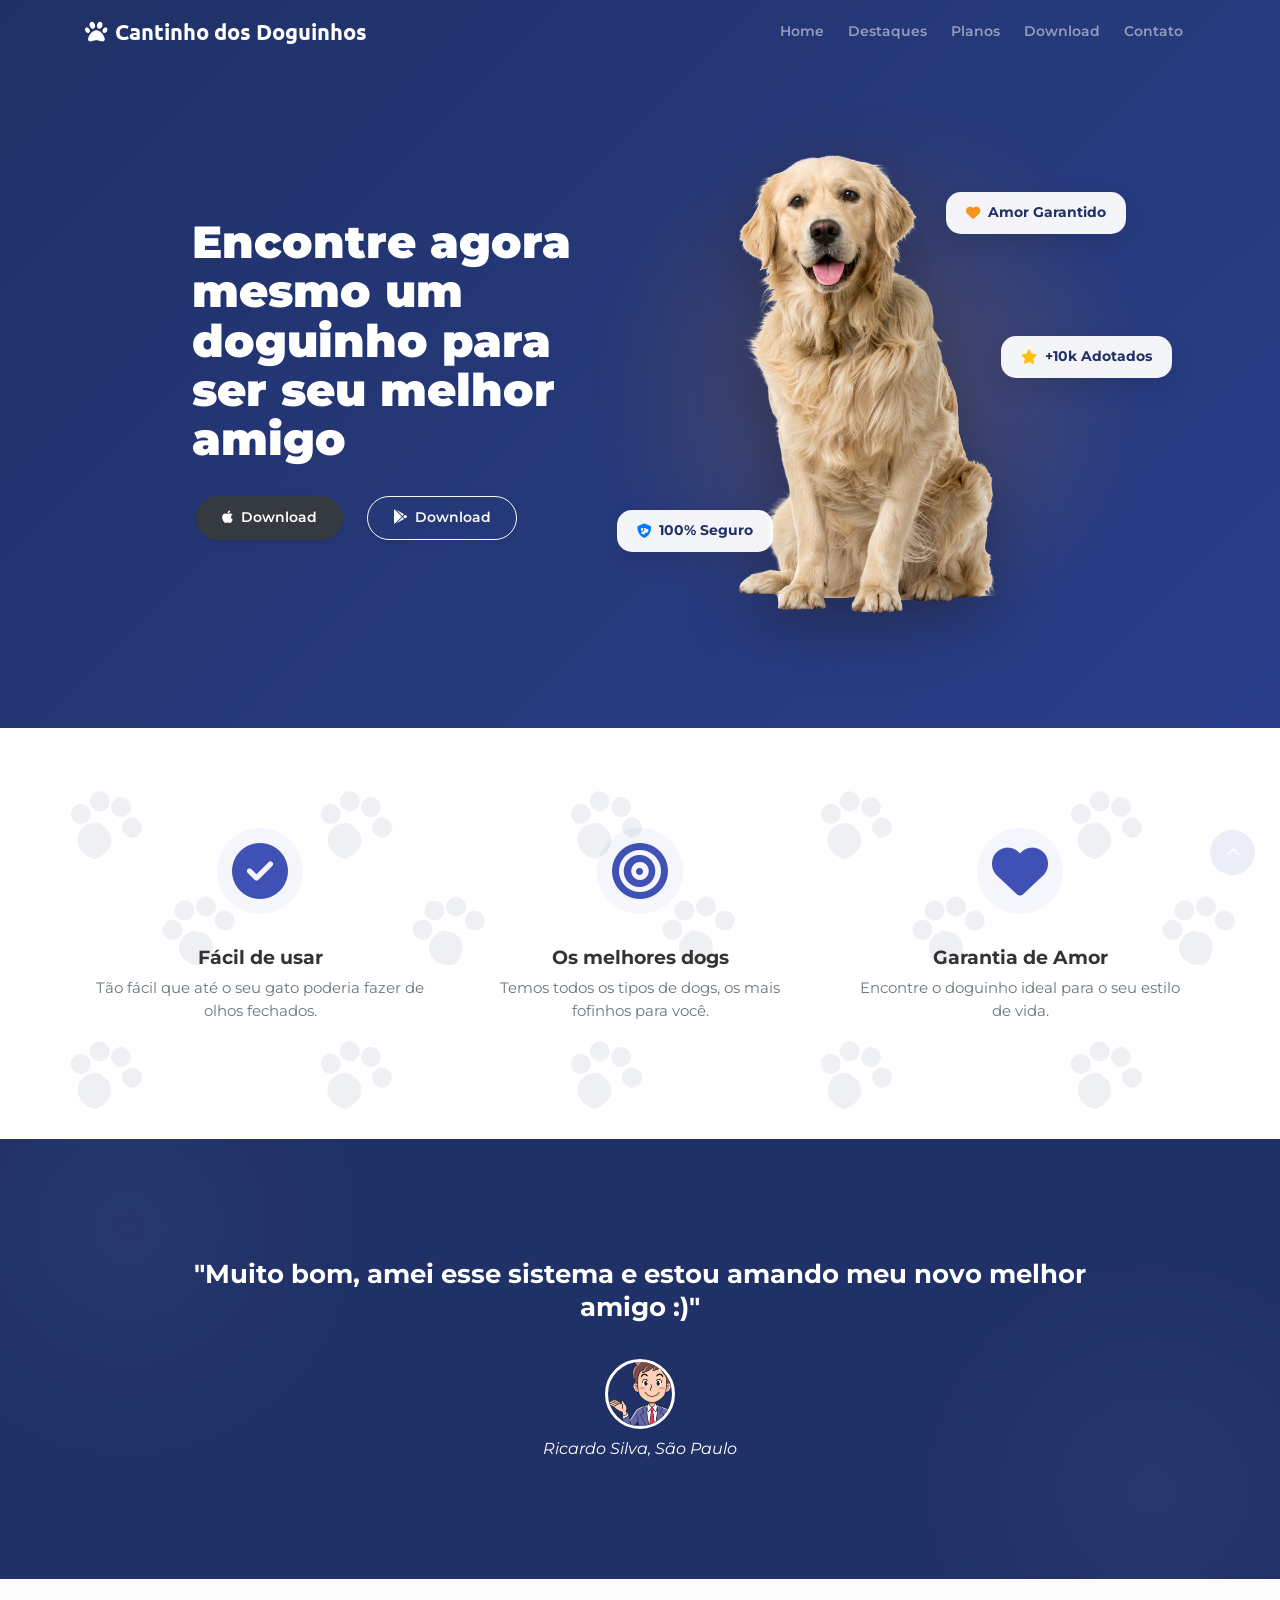
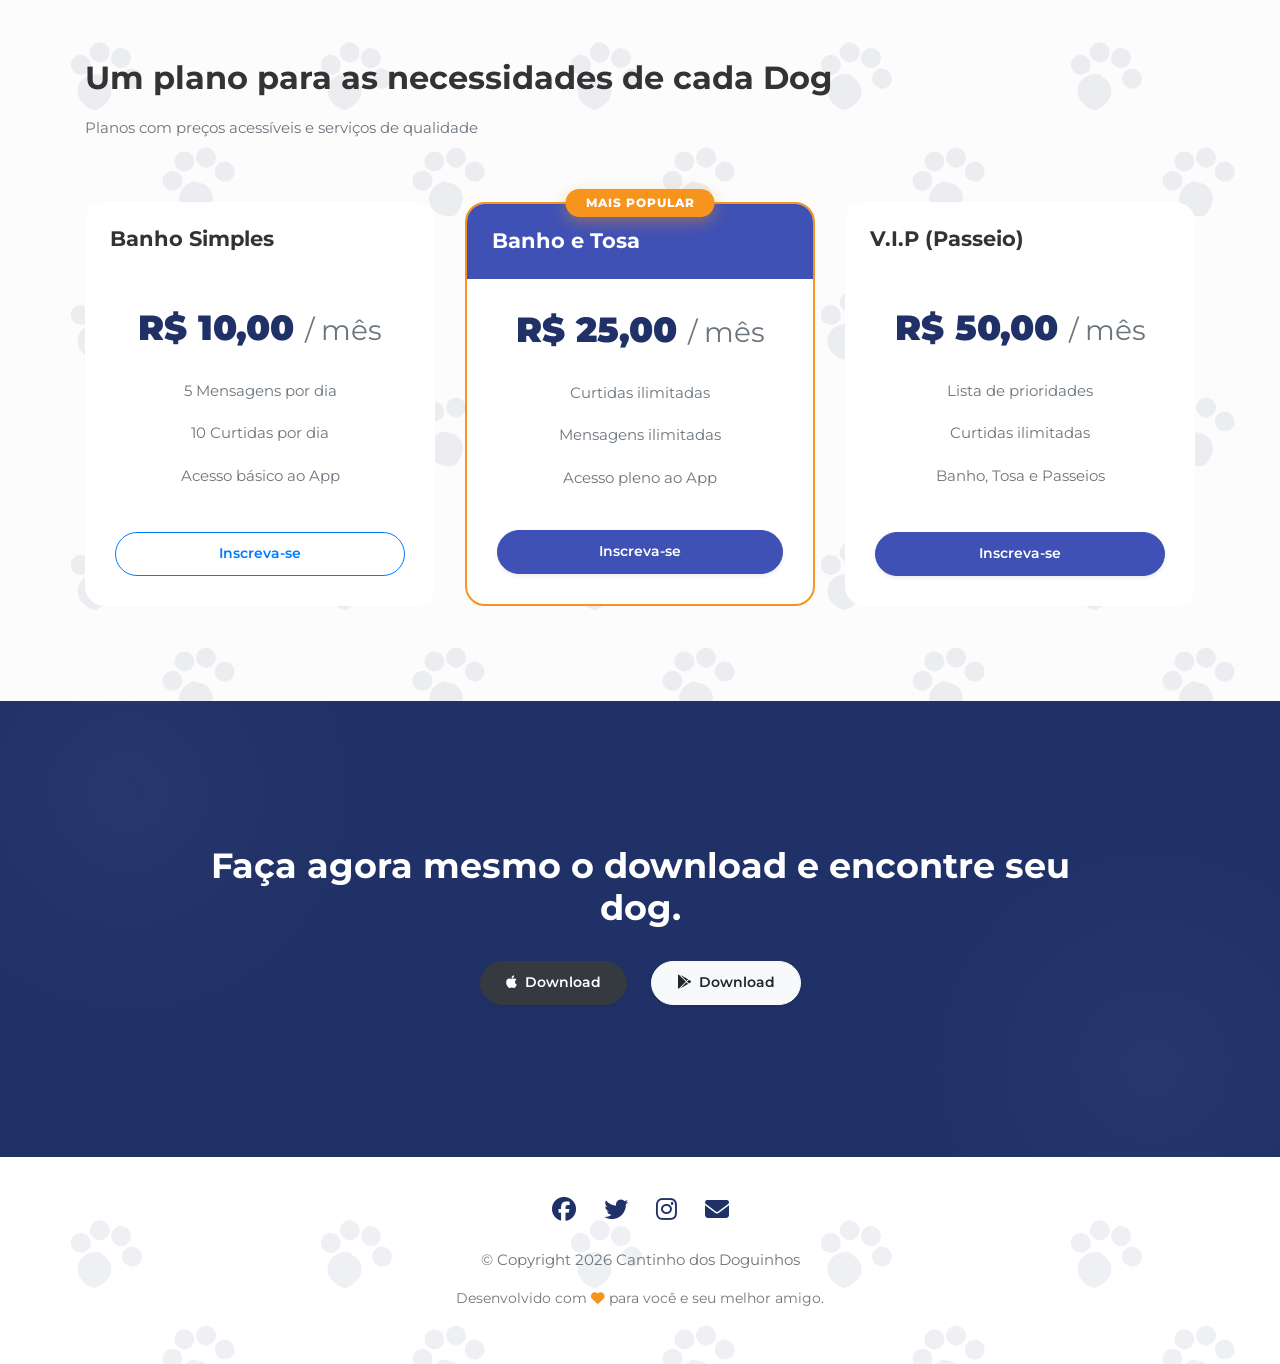
<file: index.html>
<!doctype html>
<html lang="pt-br">

<head>
   <!-- Google fonts -->
   <link rel="preconnect" href="https://fonts.googleapis.com">
   <link rel="preconnect" href="https://fonts.gstatic.com" crossorigin>
   <link
      href="https://fonts.googleapis.com/css2?family=Montserrat:wght@300;400;700;900&family=Ubuntu:wght@300;400;700&display=swap"
      rel="stylesheet">

   <!-- Font Awesome -->
   <link rel="stylesheet" href="https://cdnjs.cloudflare.com/ajax/libs/font-awesome/6.4.0/css/all.min.css" />

   <meta charset="utf-8" />
   <meta name="viewport" content="width=device-width, initial-scale=1, shrink-to-fit=no">

   <!-- Bootstrap CSS -->
   <link rel="stylesheet" href="https://cdn.jsdelivr.net/npm/bootstrap@4.5.3/dist/css/bootstrap.min.css"
      integrity="sha384-TX8t27EcRE3e/ihU7zmQxVncDAy5uIKz4rEkgIXeMed4M0jlfIDPvg6uqKI2xXr2" crossorigin="anonymous" />

   <!-- Animate On Scroll (AOS) -->
   <link href="https://unpkg.com/aos@2.3.1/dist/aos.css" rel="stylesheet">

   <!-- Custom Style -->
   <link rel="stylesheet" href="Css/style.css">

   <!-- Favicon -->
   <link rel="shortcut icon" href="./Css/favicon (6).ico" />

   <title>Cantinho dos Doguinhos | Encontre seu melhor amigo</title>
</head>

<body>
   <!-- Scroll Progress Bar -->
   <div id="scroll-progress"></div>

   <header id="title">
      <div class="container-fluid">
         <!-- Navbar -->
         <nav class="navbar navbar-expand-lg navbar-dark fixed-top" id="main-nav">
            <div class="container">
               <a class="navbar-brand" href="#">
                  <i class="fa-solid fa-paw mr-2"></i>Cantinho dos Doguinhos
               </a>
               <button class="navbar-toggler" type="button" data-toggle="collapse" data-target="#navbarTogglerDemo01"
                  aria-controls="navbarTogglerDemo01" aria-expanded="false" aria-label="Toggle navigation">
                  <span class="navbar-toggler-icon"></span>
               </button>

               <div class="collapse navbar-collapse" id="navbarTogglerDemo01">
                  <ul class="navbar-nav ml-auto">
                     <li class="nav-item">
                        <a class="nav-link" href="#title">Home</a>
                     </li>
                     <li class="nav-item">
                        <a class="nav-link" href="#Features">Destaques</a>
                     </li>
                     <li class="nav-item">
                        <a class="nav-link" href="#Pricing">Planos</a>
                     </li>
                     <li class="nav-item">
                        <a class="nav-link" href="#Cta">Download</a>
                     </li>
                     <li class="nav-item">
                        <a class="nav-link" href="contato.html">Contato</a>
                     </li>
                  </ul>
               </div>
            </div>
         </nav>
         <!-- End Navbar -->

         <!-- Title Section -->
         <div class="row hero-section align-items-center">
            <!-- Background Paw Trail -->
            <div class="paw-trail">
               <svg class="paw-print-trail p1" viewBox="0 0 100 100">
                  <path fill="currentColor"
                     d="M50 85c-12 0-22-8-22-18 0-8 6-15 14-17 2-1 5-1 7 1 8 2 13 8 13 16s-10 18-12 18z" />
                  <circle fill="currentColor" cx="25" cy="45" r="10" />
                  <circle fill="currentColor" cx="40" cy="28" r="10" />
                  <circle fill="currentColor" cx="62" cy="28" r="10" />
                  <circle fill="currentColor" cx="78" cy="45" r="10" />
               </svg>
               <svg class="paw-print-trail p2" viewBox="0 0 100 100">
                  <path fill="currentColor"
                     d="M50 85c-12 0-22-8-22-18 0-8 6-15 14-17 2-1 5-1 7 1 8 2 13 8 13 16s-10 18-12 18z" />
                  <circle fill="currentColor" cx="25" cy="45" r="10" />
                  <circle fill="currentColor" cx="40" cy="28" r="10" />
                  <circle fill="currentColor" cx="62" cy="28" r="10" />
                  <circle fill="currentColor" cx="78" cy="45" r="10" />
               </svg>
               <svg class="paw-print-trail p3" viewBox="0 0 100 100">
                  <path fill="currentColor"
                     d="M50 85c-12 0-22-8-22-18 0-8 6-15 14-17 2-1 5-1 7 1 8 2 13 8 13 16s-10 18-12 18z" />
                  <circle fill="currentColor" cx="25" cy="45" r="10" />
                  <circle fill="currentColor" cx="40" cy="28" r="10" />
                  <circle fill="currentColor" cx="62" cy="28" r="10" />
                  <circle fill="currentColor" cx="78" cy="45" r="10" />
               </svg>
               <svg class="paw-print-trail p4" viewBox="0 0 100 100">
                  <path fill="currentColor"
                     d="M50 85c-12 0-22-8-22-18 0-8 6-15 14-17 2-1 5-1 7 1 8 2 13 8 13 16s-10 18-12 18z" />
                  <circle fill="currentColor" cx="25" cy="45" r="10" />
                  <circle fill="currentColor" cx="40" cy="28" r="10" />
                  <circle fill="currentColor" cx="62" cy="28" r="10" />
                  <circle fill="currentColor" cx="78" cy="45" r="10" />
               </svg>
               <svg class="paw-print-trail p5" viewBox="0 0 100 100">
                  <path fill="currentColor"
                     d="M50 85c-12 0-22-8-22-18 0-8 6-15 14-17 2-1 5-1 7 1 8 2 13 8 13 16s-10 18-12 18z" />
                  <circle fill="currentColor" cx="25" cy="45" r="10" />
                  <circle fill="currentColor" cx="40" cy="28" r="10" />
                  <circle fill="currentColor" cx="62" cy="28" r="10" />
                  <circle fill="currentColor" cx="78" cy="45" r="10" />
               </svg>
               <svg class="paw-print-trail p6" viewBox="0 0 100 100">
                  <path fill="currentColor"
                     d="M50 85c-12 0-22-8-22-18 0-8 6-15 14-17 2-1 5-1 7 1 8 2 13 8 13 16s-10 18-12 18z" />
                  <circle fill="currentColor" cx="25" cy="45" r="10" />
                  <circle fill="currentColor" cx="40" cy="28" r="10" />
                  <circle fill="currentColor" cx="62" cy="28" r="10" />
                  <circle fill="currentColor" cx="78" cy="45" r="10" />
               </svg>
               <svg class="paw-print-trail p7" viewBox="0 0 100 100">
                  <path fill="currentColor"
                     d="M50 85c-12 0-22-8-22-18 0-8 6-15 14-17 2-1 5-1 7 1 8 2 13 8 13 16s-10 18-12 18z" />
                  <circle fill="currentColor" cx="25" cy="45" r="10" />
                  <circle fill="currentColor" cx="40" cy="28" r="10" />
                  <circle fill="currentColor" cx="62" cy="28" r="10" />
                  <circle fill="currentColor" cx="78" cy="45" r="10" />
               </svg>
               <svg class="paw-print-trail p8" viewBox="0 0 100 100">
                  <path fill="currentColor"
                     d="M50 85c-12 0-22-8-22-18 0-8 6-15 14-17 2-1 5-1 7 1 8 2 13 8 13 16s-10 18-12 18z" />
                  <circle fill="currentColor" cx="25" cy="45" r="10" />
                  <circle fill="currentColor" cx="40" cy="28" r="10" />
                  <circle fill="currentColor" cx="62" cy="28" r="10" />
                  <circle fill="currentColor" cx="78" cy="45" r="10" />
               </svg>
               <svg class="paw-print-trail p9" viewBox="0 0 100 100">
                  <path fill="currentColor"
                     d="M50 85c-12 0-22-8-22-18 0-8 6-15 14-17 2-1 5-1 7 1 8 2 13 8 13 16s-10 18-12 18z" />
                  <circle fill="currentColor" cx="25" cy="45" r="10" />
                  <circle fill="currentColor" cx="40" cy="28" r="10" />
                  <circle fill="currentColor" cx="62" cy="28" r="10" />
                  <circle fill="currentColor" cx="78" cy="45" r="10" />
               </svg>
               <svg class="paw-print-trail p10" viewBox="0 0 100 100">
                  <path fill="currentColor"
                     d="M50 85c-12 0-22-8-22-18 0-8 6-15 14-17 2-1 5-1 7 1 8 2 13 8 13 16s-10 18-12 18z" />
                  <circle fill="currentColor" cx="25" cy="45" r="10" />
                  <circle fill="currentColor" cx="40" cy="28" r="10" />
                  <circle fill="currentColor" cx="62" cy="28" r="10" />
                  <circle fill="currentColor" cx="78" cy="45" r="10" />
               </svg>
               <svg class="paw-print-trail p11" viewBox="0 0 100 100">
                  <path fill="currentColor"
                     d="M50 85c-12 0-22-8-22-18 0-8 6-15 14-17 2-1 5-1 7 1 8 2 13 8 13 16s-10 18-12 18z" />
                  <circle fill="currentColor" cx="25" cy="45" r="10" />
                  <circle fill="currentColor" cx="40" cy="28" r="10" />
                  <circle fill="currentColor" cx="62" cy="28" r="10" />
                  <circle fill="currentColor" cx="78" cy="45" r="10" />
               </svg>
               <svg class="paw-print-trail p12" viewBox="0 0 100 100">
                  <path fill="currentColor"
                     d="M50 85c-12 0-22-8-22-18 0-8 6-15 14-17 2-1 5-1 7 1 8 2 13 8 13 16s-10 18-12 18z" />
                  <circle fill="currentColor" cx="25" cy="45" r="10" />
                  <circle fill="currentColor" cx="40" cy="28" r="10" />
                  <circle fill="currentColor" cx="62" cy="28" r="10" />
                  <circle fill="currentColor" cx="78" cy="45" r="10" />
               </svg>
            </div>

            <div class="col-lg-6" data-aos="fade-right">
               <h1>Encontre agora mesmo um doguinho para ser seu melhor amigo</h1>
               <div class="hero-btns mt-4">
                  <a href="https://www.apple.com/app-store/" target="_blank"
                     class="Download-button btn btn-dark btn-lg shadow-sm">
                     <i class="fa-brands fa-apple mr-2"></i>Download
                  </a>
                  <a href="https://play.google.com/store/games" target="_blank"
                     class="Download-button btn btn-outline-light btn-lg shadow-sm ml-sm-3">
                     <i class="fa-brands fa-google-play mr-2"></i>Download
                  </a>
               </div>
            </div>
            <div class="col-lg-6 hero-img-container" data-aos="fade-left">
               <img class="title-img img-fluid" src="./img/pngwing.com (16).png" alt="Golden Retriever" />
               <div class="floating-badge badge-1"><i class="fa-solid fa-heart text-danger mr-2"></i>Amor Garantido
               </div>
               <div class="floating-badge badge-2"><i class="fa-solid fa-shield-dog text-primary mr-2"></i>100% Seguro
               </div>
               <div class="floating-badge badge-3"><i class="fa-solid fa-star text-warning mr-2"></i>+10k Adotados</div>
            </div>
         </div>
         <!-- End Title -->
      </div>
   </header>

   <!-- Features Section -->
   <section id="Features" class="white-section">
      <div class="container">
         <div class="row">
            <div class="feature-box col-lg-4" data-aos="zoom-in" data-aos-delay="100">
               <i class="icon fa-solid fa-circle-check fa-4x mb-3"></i>
               <h3 class="feature-title">Fácil de usar</h3>
               <p>Tão fácil que até o seu gato poderia fazer de olhos fechados.</p>
            </div>

            <div class="feature-box col-lg-4" data-aos="zoom-in" data-aos-delay="200">
               <i class="icon fa-solid fa-bullseye fa-4x mb-3"></i>
               <h3 class="feature-title">Os melhores dogs</h3>
               <p>Temos todos os tipos de dogs, os mais fofinhos para você.</p>
            </div>

            <div class="feature-box col-lg-4" data-aos="zoom-in" data-aos-delay="300">
               <i class="icon fa-solid fa-heart fa-4x mb-3"></i>
               <h3 class="feature-title">Garantia de Amor</h3>
               <p>Encontre o doguinho ideal para o seu estilo de vida.</p>
            </div>
         </div>
      </div>
   </section>
   <!-- End Features -->

   <!-- Testimonials Section -->
   <section id="Testimonials" class="colored-section">
      <div id="testimonial-carousel" class="carousel slide" data-ride="carousel" data-interval="5000">
         <div class="carousel-inner">
            <div class="carousel-item active container-fluid">
               <h2 class="testimonial-text">"Muito bom, amei esse sistema e estou amando meu novo melhor amigo :)"</h2>
               <img class="testimonial-image rounded-circle shadow-sm mt-3" src="img/Perfil1.png"
                  alt="Foto cliente masculino" />
               <em class="d-block mt-2">Ricardo Silva, São Paulo</em>
            </div>
            <div class="carousel-item container-fluid">
               <h2 class="testimonial-text">"Simplesmente fantástico! Achei o cachorrinho perfeito para minha família em
                  minutos."</h2>
               <img class="testimonial-image rounded-circle shadow-sm mt-3" src="img/perfil2.png"
                  alt="Foto cliente feminina" />
               <em class="d-block mt-2">Ana Paula, São Paulo</em>
            </div>
         </div>

         <a class="carousel-control-prev" href="#testimonial-carousel" role="button" data-slide="prev">
            <span class="carousel-control-prev-icon" aria-hidden="true"></span>
         </a>
         <a class="carousel-control-next" href="#testimonial-carousel" role="button" data-slide="next">
            <span class="carousel-control-next-icon" aria-hidden="true"></span>
         </a>
      </div>
   </section>
   <!-- End Testimonials -->

   <!-- Pricing Section -->
   <section id="Pricing" class="white-section">
      <div class="container">
         <h2 class="section-heading">Um plano para as necessidades de cada Dog</h2>
         <p class="section-subheading mb-5">Planos com preços acessíveis e serviços de qualidade</p>

         <div class="row">
            <div class="pricing-column col-lg-4 col-md-6" data-aos="fade-up" data-aos-delay="100">
               <div class="card shadow-hover">
                  <div class="card-header">
                     <h3>Banho Simples</h3>
                  </div>
                  <div class="card-body d-flex flex-column">
                     <h2 class="price-text">R$ 10,00 <small class="text-muted">/ mês</small></h2>
                     <ul class="pricing-list list-unstyled">
                        <li>5 Mensagens por dia</li>
                        <li>10 Curtidas por dia</li>
                        <li>Acesso básico ao App</li>
                     </ul>
                     <button type="button" class="btn btn-lg btn-block btn-outline-primary mt-auto" data-toggle="modal"
                        data-target="#adoptionModal" data-plan="Banho Simples">Inscreva-se</button>
                  </div>
               </div>
            </div>

            <div class="pricing-column col-lg-4 col-md-6" data-aos="fade-up" data-aos-delay="200">
               <div class="card shadow-hover card-recommended">
                  <div class="badge-recommended">Mais Popular</div>
                  <div class="card-header bg-primary text-white" style="border-radius: 18px 18px 0 0;">
                     <h3 class="text-white">Banho e Tosa</h3>
                  </div>
                  <div class="card-body d-flex flex-column">
                     <h2 class="price-text">R$ 25,00 <small class="text-muted">/ mês</small></h2>
                     <ul class="pricing-list list-unstyled">
                        <li>Curtidas ilimitadas</li>
                        <li>Mensagens ilimitadas</li>
                        <li>Acesso pleno ao App</li>
                     </ul>
                     <button type="button" class="btn btn-primary btn-lg btn-block mt-auto shadow-sm"
                        data-toggle="modal" data-target="#adoptionModal" data-plan="Banho e Tosa">Inscreva-se</button>
                  </div>
               </div>
            </div>

            <div class="pricing-column col-lg-4 col-md-12" data-aos="fade-up" data-aos-delay="300">
               <div class="card shadow-hover">
                  <div class="card-header">
                     <h3>V.I.P (Passeio)</h3>
                  </div>
                  <div class="card-body d-flex flex-column">
                     <h2 class="price-text">R$ 50,00 <small class="text-muted">/ mês</small></h2>
                     <ul class="pricing-list list-unstyled">
                        <li>Lista de prioridades</li>
                        <li>Curtidas ilimitadas</li>
                        <li>Banho, Tosa e Passeios</li>
                     </ul>
                     <button type="button" class="btn btn-primary btn-lg btn-block mt-auto shadow-sm"
                        data-toggle="modal" data-target="#adoptionModal"
                        data-plan="V.I.P (Passeio)">Inscreva-se</button>
                  </div>
               </div>
            </div>
         </div>
      </div>
   </section>

   <!-- Call to Action Section -->
   <section id="Cta" class="colored-section">
      <div class="container-fluid" data-aos="zoom-in">
         <h3 class="cta-heading">Faça agora mesmo o download e encontre seu dog.</h3>
         <div class="cta-btns mt-4">
            <a href="https://www.apple.com/app-store/" target="_blank"
               class="Download-button btn btn-dark btn-lg shadow-sm">
               <i class="fa-brands fa-apple mr-2"></i>Download
            </a>
            <a href="https://play.google.com/store/games" target="_blank"
               class="Download-button btn btn-light btn-lg shadow-sm ml-sm-3">
               <i class="fa-brands fa-google-play mr-2"></i>Download
            </a>
         </div>
      </div>
   </section>

   <!-- Footer Section -->
   <footer id="Footer" class="white-section text-center">
      <div class="container">
         <div class="social-links mb-4">
            <a href="#" class="social-icon-link"><i class="Social-icon fa-brands fa-facebook fa-2x"></i></a>
            <a href="#" class="social-icon-link"><i class="Social-icon fa-brands fa-twitter fa-2x"></i></a>
            <a href="#" class="social-icon-link"><i class="Social-icon fa-brands fa-instagram fa-2x"></i></a>
            <a href="#" class="social-icon-link"><i class="Social-icon fa-solid fa-envelope fa-2x"></i></a>
         </div>
         <p class="copyright-text">© Copyright <span id="year"></span> Cantinho dos Doguinhos</p>
         <p class="mt-2" style="font-size: 0.85rem; color: #777;">Desenvolvido com <i
               class="fa-solid fa-heart text-danger pulse"></i> para você e seu melhor amigo.</p>
      </div>
   </footer>

   <!-- Back to Top Button -->
   <a id="back-to-top" href="#" class="btn btn-primary btn-lg back-to-top" role="button" title="Voltar ao topo">
      <i class="fa-solid fa-chevron-up"></i>
   </a>

   <!-- Adoption Modal -->
   <div class="modal fade" id="adoptionModal" tabindex="-1" aria-labelledby="adoptionModalLabel" aria-hidden="true">
      <div class="modal-dialog modal-dialog-centered">
         <div class="modal-content border-0 shadow-lg" style="border-radius: 25px;">
            <div class="modal-header bg-primary text-white border-0 py-4" style="border-radius: 25px 25px 0 0;">
               <h5 class="modal-title font-weight-bold" id="adoptionModalLabel"><i
                     class="fa-solid fa-paw mr-2"></i>Inscrição no <span id="modal-plan-name">Plano</span></h5>
               <button type="button" class="close text-white" data-dismiss="modal" aria-label="Close">
                  <span aria-hidden="true">&times;</span>
               </button>
            </div>
            <div class="modal-body p-4">
               <form id="whatsappForm">
                  <div class="form-group mb-3">
                     <label class="font-weight-bold text-dark">Nome do Doguinho</label>
                     <input type="text" class="form-control" id="dogName" placeholder="Ex: Rex, Mel..." required
                        style="border-radius: 12px; padding: 12px;">
                  </div>
                  <div class="form-group mb-3">
                     <label class="font-weight-bold text-dark">Telefone / WhatsApp</label>
                     <input type="tel" class="form-control" id="ownerPhone" placeholder="(11) 90000-0000" required
                        style="border-radius: 12px; padding: 12px;">
                  </div>
                  <div class="form-group">
                     <label class="font-weight-bold text-dark">Observações (Opcional)</label>
                     <textarea class="form-control" id="dogNotes" rows="3" placeholder="Conte algo sobre o dog..."
                        style="border-radius: 12px; padding: 12px;"></textarea>
                  </div>
                  <input type="hidden" id="selectedPlan">
                  <button type="submit" class="btn btn-primary btn-block py-3 font-weight-bold mt-4 shadow-sm"
                     style="border-radius: 50px;">
                     Enviar via WhatsApp <i class="fa-brands fa-whatsapp ml-2"></i>
                  </button>
               </form>
            </div>
         </div>
      </div>
   </div>

   <!-- Scripts -->
   <script src="https://code.jquery.com/jquery-3.5.1.min.js"></script>
   <script src="https://cdn.jsdelivr.net/npm/bootstrap@4.5.3/dist/js/bootstrap.bundle.min.js"
      integrity="sha384-ho+j7jyWK8fNQe+A12Hb8AhRq26LrZ/JpcUGGOn+Y7RsweNrtN/tE3MoK7ZeZDyx"
      crossorigin="anonymous"></script>
   <!-- Animate On Scroll (AOS) -->
   <script src="https://unpkg.com/aos@2.3.1/dist/aos.js"></script>
   <!-- Smooth Navigation and Interactivity -->
   <script>
      $(document).ready(function () {
         // Initialize AOS
         AOS.init({
            duration: 1000,
            once: true
         });

         // Navbar scroll effect
         $(window).scroll(function () {
            if ($(this).scrollTop() > 50) {
               $('#main-nav').addClass('navbar-glass shadow-sm');
            } else {
               $('#main-nav').removeClass('navbar-glass shadow-sm');
            }

            // Scroll Progress
            let winScroll = document.body.scrollTop || document.documentElement.scrollTop;
            let height = document.documentElement.scrollHeight - document.documentElement.clientHeight;
            let scrolled = (winScroll / height) * 100;
            document.getElementById("scroll-progress").style.width = scrolled + "%";

            // Back to top button
            if ($(this).scrollTop() > 100) {
               $('#back-to-top').fadeIn();
            } else {
               $('#back-to-top').fadeOut();
            }
         });

         // Smooth Scroll (Ajustado para ignorar links vazios)
         $('a[href*="#"]').not('[href="#"]').on('click', function (e) {
            e.preventDefault();
            let target = $(this.hash);
            if (target.length) {
               $('html, body').animate(
                  {
                     scrollTop: target.offset().top - 70,
                  },
                  800,
                  'linear'
               );
            }
         });

         // Back to top click
         $('#back-to-top').on('click', function (e) {
            e.preventDefault();
            $('html, body').animate({ scrollTop: 0 }, 800);
            return false;
         });

         // Update Copyright Year
         document.getElementById("year").textContent = new Date().getFullYear();

         // Modal Logic
         $('#adoptionModal').on('show.bs.modal', function (event) {
            var button = $(event.relatedTarget);
            var plan = button.data('plan');
            var modal = $(this);
            modal.find('#modal-plan-name').text(plan);
            modal.find('#selectedPlan').val(plan);
         });

         $('#whatsappForm').on('submit', function (e) {
            e.preventDefault();

            var plan = $('#selectedPlan').val();
            var dogName = $('#dogName').val();
            var phone = $('#ownerPhone').val();
            var notes = $('#dogNotes').val();

            var phoneNumber = "5511999998888"; // Substitua pelo seu número real do WhatsApp
            var message = `Olá! Gostaria de inscrever meu dog no plano: *${plan}*%0A%0A` +
               `*Nome do Dog:* ${dogName}%0A` +
               `*Meu Contato:* ${phone}%0A` +
               `*Observações:* ${notes || 'Sem observações'}`;

            var whatsappUrl = `https://wa.me/${phoneNumber}?text=${message}`;
            window.open(whatsappUrl, '_blank');
            $('#adoptionModal').modal('hide');
         });
      });
   </script>
</body>

</html>
</file>
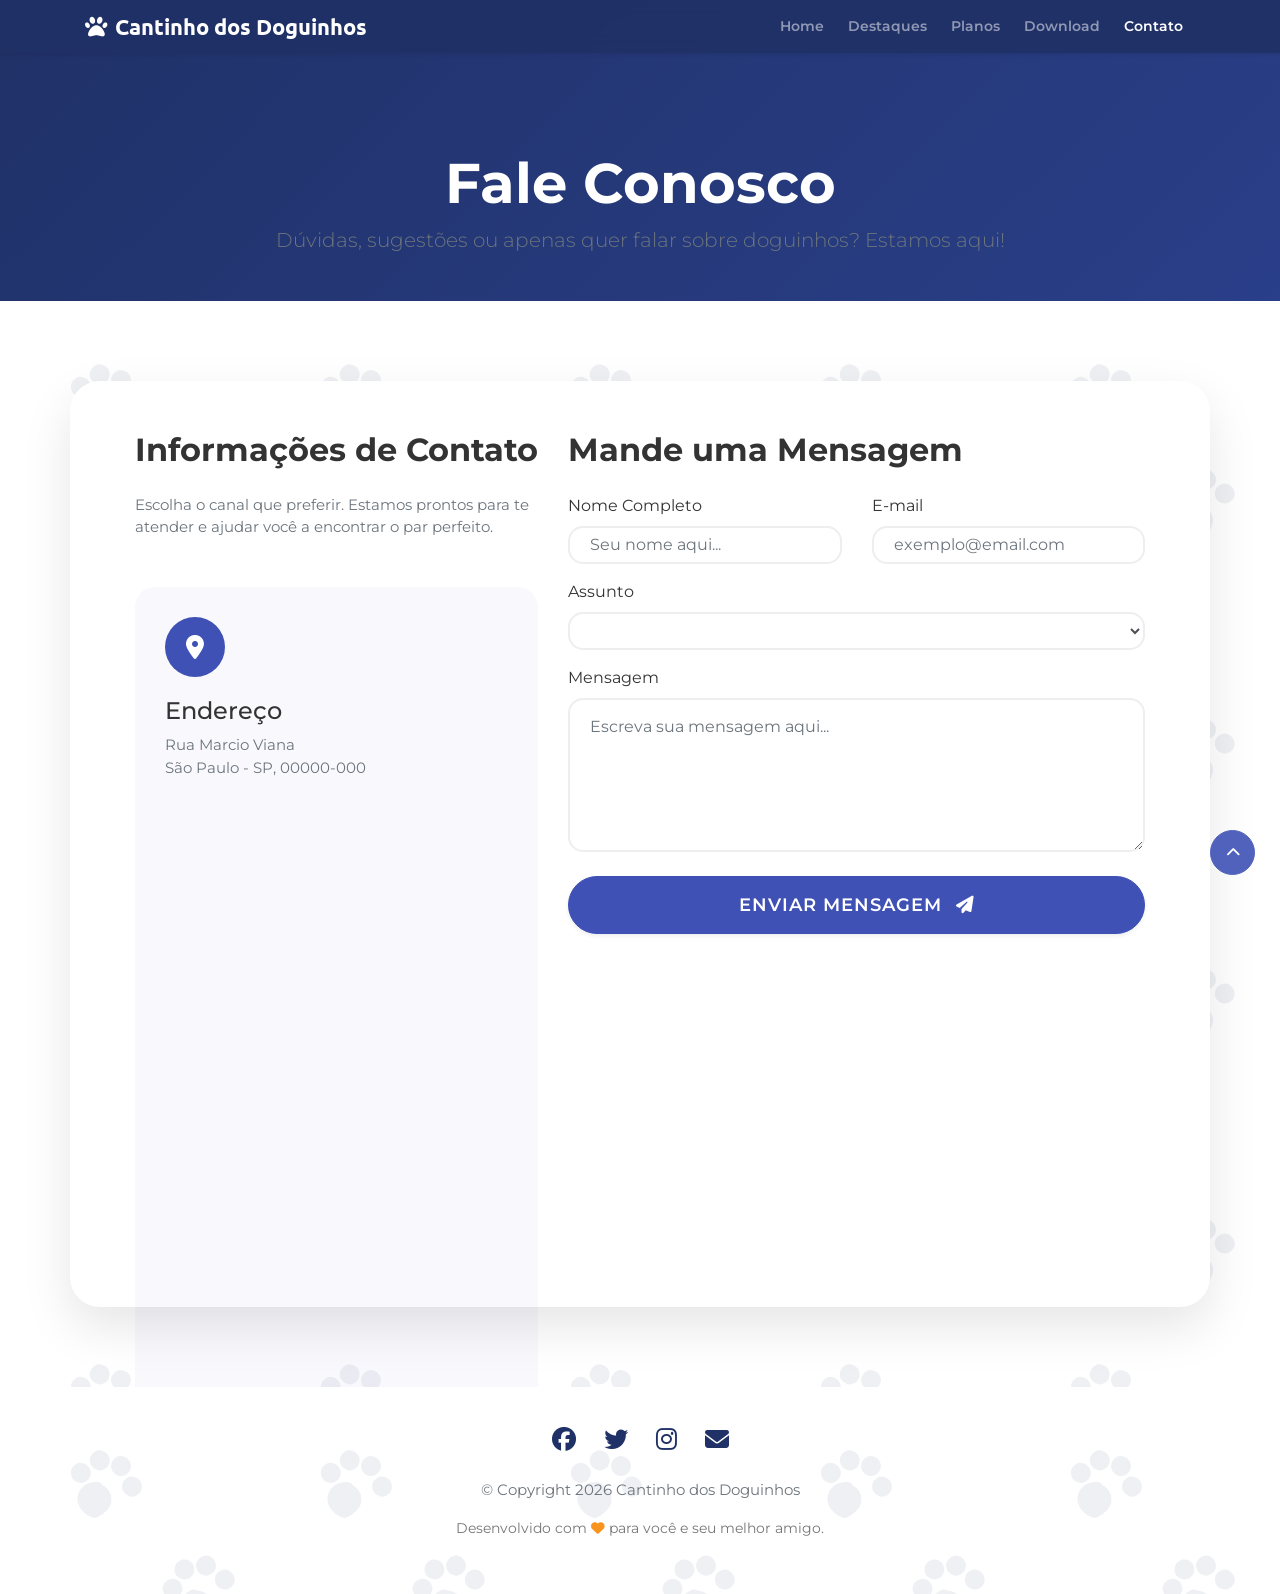
<file: contato.html>
<!doctype html>
<html lang="pt-br">

<head>
    <!-- Google fonts -->
    <link rel="preconnect" href="https://fonts.googleapis.com">
    <link rel="preconnect" href="https://fonts.gstatic.com" crossorigin>
    <link
        href="https://fonts.googleapis.com/css2?family=Montserrat:wght@300;400;700;900&family=Ubuntu:wght@300;400;700&display=swap"
        rel="stylesheet">

    <!-- Font Awesome -->
    <link rel="stylesheet" href="https://cdnjs.cloudflare.com/ajax/libs/font-awesome/6.4.0/css/all.min.css" />

    <meta charset="utf-8" />
    <meta name="viewport" content="width=device-width, initial-scale=1, shrink-to-fit=no">

    <!-- Bootstrap CSS -->
    <link rel="stylesheet" href="https://cdn.jsdelivr.net/npm/bootstrap@4.5.3/dist/css/bootstrap.min.css"
        integrity="sha384-TX8t27EcRE3e/ihU7zmQxVncDAy5uIKz4rEkgIXeMed4M0jlfIDPvg6uqKI2xXr2" crossorigin="anonymous" />

    <!-- Animate On Scroll (AOS) -->
    <link href="https://unpkg.com/aos@2.3.1/dist/aos.css" rel="stylesheet">

    <!-- Custom Style -->
    <link rel="stylesheet" href="Css/style.css">

    <!-- Favicon -->
    <link rel="shortcut icon" href="./Css/favicon (6).ico" />

    <title>Contato | Cantinho dos Doguinhos</title>

    <style>
        .contact-header {
            background: linear-gradient(135deg, var(--dark-color) 0%, #2a3f8a 100%);
            color: var(--white);
            padding: 150px 0 80px;
            text-align: center;
            position: relative;
            overflow: hidden;
        }

        .contact-container {
            margin-top: -50px;
            position: relative;
            z-index: 10;
            padding-bottom: 80px;
        }

        .contact-card {
            background: var(--white);
            border-radius: 30px;
            box-shadow: 0 20px 50px rgba(0, 0, 0, 0.1);
            padding: 50px;
            border: none;
        }

        .contact-info-box {
            background: rgba(63, 81, 181, 0.03);
            padding: 30px;
            border-radius: 20px;
            height: 100%;
            transition: var(--transition-slow);
        }

        .contact-info-box:hover {
            transform: translateY(-5px);
            background: rgba(63, 81, 181, 0.06);
        }

        .info-icon {
            width: 60px;
            height: 60px;
            background: var(--primary-color);
            color: white;
            border-radius: 50%;
            display: flex;
            align-items: center;
            justify-content: center;
            font-size: 1.5rem;
            margin-bottom: 20px;
        }

        .form-control {
            border-radius: 15px;
            padding: 15px 20px;
            border: 2px solid #eee;
            transition: all 0.3s;
        }

        .form-control:focus {
            border-color: var(--primary-color);
            box-shadow: none;
        }

        .btn-send {
            padding: 15px 40px;
            font-size: 1.1rem;
            border-radius: 50px;
            text-transform: uppercase;
            letter-spacing: 1px;
        }
    </style>
</head>

<body>
    <!-- Scroll Progress Bar -->
    <div id="scroll-progress"></div>

    <header>
        <!-- Navbar -->
        <nav class="navbar navbar-expand-lg navbar-dark fixed-top navbar-glass shadow-sm" id="main-nav">
            <div class="container">
                <a class="navbar-brand" href="index.html">
                    <i class="fa-solid fa-paw mr-2"></i>Cantinho dos Doguinhos
                </a>
                <button class="navbar-toggler" type="button" data-toggle="collapse" data-target="#navbarTogglerDemo01"
                    aria-controls="navbarTogglerDemo01" aria-expanded="false" aria-label="Toggle navigation">
                    <span class="navbar-toggler-icon"></span>
                </button>

                <div class="collapse navbar-collapse" id="navbarTogglerDemo01">
                    <ul class="navbar-nav ml-auto">
                        <li class="nav-item">
                            <a class="nav-link" href="index.html">Home</a>
                        </li>
                        <li class="nav-item">
                            <a class="nav-link" href="index.html#Features">Destaques</a>
                        </li>
                        <li class="nav-item">
                            <a class="nav-link" href="index.html#Pricing">Planos</a>
                        </li>
                        <li class="nav-item">
                            <a class="nav-link" href="index.html#Cta">Download</a>
                        </li>
                        <li class="nav-item">
                            <a class="nav-link active" href="contato.html">Contato</a>
                        </li>
                    </ul>
                </div>
            </div>
        </nav>
    </header>

    <section class="contact-header">
        <!-- Background Paw Trail -->
        <div class="paw-trail">
            <svg class="paw-print-trail p1" viewBox="0 0 100 100">
                <path fill="white" fill-opacity="0.1"
                    d="M50 85c-12 0-22-8-22-18 0-8 6-15 14-17 2-1 5-1 7 1 8 2 13 8 13 16s-10 18-12 18z" />
                <circle fill="white" fill-opacity="0.1" cx="25" cy="45" r="10" />
                <circle fill="white" fill-opacity="0.1" cx="40" cy="28" r="10" />
                <circle fill="white" fill-opacity="0.1" cx="62" cy="28" r="10" />
                <circle fill="white" fill-opacity="0.1" cx="78" cy="45" r="10" />
            </svg>
            <svg class="paw-print-trail p7" viewBox="0 0 100 100">
                <path fill="white" fill-opacity="0.1"
                    d="M50 85c-12 0-22-8-22-18 0-8 6-15 14-17 2-1 5-1 7 1 8 2 13 8 13 16s-10 18-12 18z" />
                <circle fill="white" fill-opacity="0.1" cx="25" cy="45" r="10" />
                <circle fill="white" fill-opacity="0.1" cx="40" cy="28" r="10" />
                <circle fill="white" fill-opacity="0.1" cx="62" cy="28" r="10" />
                <circle fill="white" fill-opacity="0.1" cx="78" cy="45" r="10" />
            </svg>
        </div>
        <div class="container" data-aos="fade-up">
            <h1 class="display-4 font-weight-bold">Fale Conosco</h1>
            <p class="lead">Dúvidas, sugestões ou apenas quer falar sobre doguinhos? Estamos aqui!</p>
        </div>
    </section>

    <section class="contact-container white-section">
        <div class="container">
            <div class="row contact-card" data-aos="fade-up">
                <div class="col-lg-5 mb-5 mb-lg-0">
                    <h2 class="section-heading text-left mb-4">Informações de Contato</h2>
                    <p class="text-muted mb-5">Escolha o canal que preferir. Estamos prontos para te atender e ajudar
                        você a encontrar o par perfeito.</p>

                    <div class="contact-info-box mb-4">
                        <div class="info-icon"><i class="fa-solid fa-location-dot"></i></div>
                        <h4>Endereço</h4>
                        <p class="text-muted m-0">Rua Marcio Viana<br>São Paulo - SP, 00000-000</p>
                    </div>

                    <div class="contact-info-box mb-4">
                        <div class="info-icon"><i class="fa-solid fa-phone"></i></div>
                        <h4>Telefone</h4>
                        <p class="text-muted m-0">(11) 99999-8888</p>
                    </div>

                    <div class="contact-info-box">
                        <div class="info-icon"><i class="fa-solid fa-envelope"></i></div>
                        <h4>E-mail</h4>
                        <p class="text-muted m-0">contato@cantinhodosdoguinhos.com.br</p>
                    </div>
                </div>

                <div class="col-lg-7">
                    <h2 class="section-heading text-left mb-4">Mande uma Mensagem</h2>
                    <form>
                        <div class="row">
                            <div class="col-md-6 form-group">
                                <label>Nome Completo</label>
                                <input type="text" class="form-control" placeholder="Seu nome aqui...">
                            </div>
                            <div class="col-md-6 form-group">
                                <label>E-mail</label>
                                <input type="email" class="form-control" placeholder="exemplo@email.com">
                            </div>
                        </div>
                        <div class="form-group">
                            <label>Assunto</label>
                            <select class="form-control">
                                <option>Adoção de Doguinhos</option>
                                <option>Dúvidas sobre o App</option>
                                <option>Parcerias e Anúncios</option>
                                <option>Outros</option>
                            </select>
                        </div>
                        <div class="form-group">
                            <label>Mensagem</label>
                            <textarea class="form-control" rows="5"
                                placeholder="Escreva sua mensagem aqui..."></textarea>
                        </div>
                        <button type="submit" class="btn btn-primary btn-block btn-send mt-4 shadow-sm">
                            Enviar Mensagem <i class="fa-solid fa-paper-plane ml-2"></i>
                        </button>
                    </form>
                </div>
            </div>
        </div>
    </section>

    <!-- Footer Section -->
    <footer id="Footer" class="white-section text-center">
        <div class="container">
            <div class="social-links mb-4">
                <a href="#" class="social-icon-link"><i class="Social-icon fa-brands fa-facebook fa-2x"></i></a>
                <a href="#" class="social-icon-link"><i class="Social-icon fa-brands fa-twitter fa-2x"></i></a>
                <a href="#" class="social-icon-link"><i class="Social-icon fa-brands fa-instagram fa-2x"></i></a>
                <a href="#" class="social-icon-link"><i class="Social-icon fa-solid fa-envelope fa-2x"></i></a>
            </div>
            <p class="copyright-text">© Copyright <span id="year"></span> Cantinho dos Doguinhos</p>
            <p class="mt-2" style="font-size: 0.85rem; color: #777;">Desenvolvido com <i
                    class="fa-solid fa-heart text-danger pulse"></i> para você e seu melhor amigo.</p>
        </div>
    </footer>

    <!-- Back to Top Button -->
    <a id="back-to-top" href="#" class="btn btn-primary btn-lg back-to-top" role="button" title="Voltar ao topo">
        <i class="fa-solid fa-chevron-up"></i>
    </a>

    <!-- Scripts -->
    <script src="https://code.jquery.com/jquery-3.5.1.min.js"></script>
    <script src="https://cdn.jsdelivr.net/npm/bootstrap@4.5.3/dist/js/bootstrap.bundle.min.js"
        integrity="sha384-ho+j7jyWK8fNQe+A12Hb8AhRq26LrZ/JpcUGGOn+Y7RsweNrtN/tE3MoK7ZeZDyx"
        crossorigin="anonymous"></script>
    <script src="https://unpkg.com/aos@2.3.1/dist/aos.js"></script>
    <script>
        $(document).ready(function () {
            AOS.init({
                duration: 1000,
                once: true
            });

            $(window).scroll(function () {
                let winScroll = document.body.scrollTop || document.documentElement.scrollTop;
                let height = document.documentElement.scrollHeight - document.documentElement.clientHeight;
                let scrolled = (winScroll / height) * 100;
                document.getElementById("scroll-progress").style.width = scrolled + "%";

                // Back to top button visibility
                if ($(this).scrollTop() > 100) {
                    $('#back-to-top').fadeIn();
                } else {
                    $('#back-to-top').fadeOut();
                }
            });

            // Back to top click
            $('#back-to-top').on('click', function (e) {
                e.preventDefault();
                $('html, body').animate({ scrollTop: 0 }, 800);
                return false;
            });

            // Update Copyright Year
            document.getElementById("year").textContent = new Date().getFullYear();
        });
    </script>
</body>

</html>
</file>
<file: Css/style.css>
/* --- Design Tokens --- */
:root {
    --primary-color: #3f51b5;
    --secondary-color: #f7941d;
    /* Warm professional orange */
    --secondary-hover: #e67e00;
    --dark-color: #203167;
    --light-color: #f8f9fa;
    --white: #ffffff;
    --text-color: #333;
    --text-muted: #6c757d;
    --transition-fast: 0.3s cubic-bezier(0.25, 0.46, 0.45, 0.94);
    --transition-slow: 0.6s cubic-bezier(0.25, 0.46, 0.45, 0.94);
    --box-shadow: 0 10px 30px rgba(0, 0, 0, 0.1);
}

/* Custom Scrollbar */
::-webkit-scrollbar {
    width: 10px;
}

::-webkit-scrollbar-track {
    background: var(--light-color);
}

::-webkit-scrollbar-thumb {
    background: var(--dark-color);
    border-radius: 5px;
}

::-webkit-scrollbar-thumb:hover {
    background: var(--primary-color);
}

/* --- Base Styles --- */
body {
    font-family: 'Montserrat', sans-serif;
    color: var(--text-color);
    overflow-x: hidden;
}

h1,
h2,
h3 {
    font-family: 'Montserrat', sans-serif;
    font-weight: 700;
}

h1 {
    font-size: 2.8rem;
    /* Slightly smaller */
    font-weight: 900;
    line-height: 1.1;
    color: var(--white);
}

h2 {
    font-size: 2rem;
    /* Slimmer */
    margin-bottom: 1.2rem;
}

p {
    font-size: 0.95rem;
    color: var(--text-muted);
}

/* Change Bootstrap's text-danger to orange */
.text-danger {
    color: var(--secondary-color) !important;
}

/* --- Navigation --- */
#main-nav {
    transition: var(--transition-fast);
    padding: 0.6rem 0;
}

.navbar-brand {
    font-family: 'Ubuntu', sans-serif;
    font-size: 1.4rem;
    font-weight: 700;
}

.navbar-glass {
    background-color: rgba(32, 49, 103, 0.95) !important;
    backdrop-filter: blur(8px);
    padding: 0.3rem 0 !important;
}

.nav-link {
    font-weight: 600;
    margin: 0 4px;
    font-size: 0.9rem;
    transition: var(--transition-fast);
}

.nav-link:hover {
    color: var(--secondary-color) !important;
    transform: translateY(-2px);
}

/* --- Scroll Progress --- */
#scroll-progress {
    position: fixed;
    top: 0;
    left: 0;
    height: 3px;
    background: var(--secondary-color);
    width: 0%;
    z-index: 9999;
}

/* --- Layout Sections --- */
.container-fluid {
    padding: 5% 15%;
    /* Reduced from 7% */
}

.white-section {
    background-color: var(--white);
    padding: 80px 0;
    position: relative;
    overflow: hidden;
    background-image: url("data:image/svg+xml,%3Csvg xmlns='http://www.w3.org/2000/svg' width='250' height='250' viewBox='0 0 100 100'%3E%3Cg transform='translate(20,20) rotate(15 25 25) scale(0.4)' fill='%23203167' fill-opacity='0.07'%3E%3Cpath d='M50 85c-12 0-22-8-22-18 0-8 6-15 14-17 2-1 5-1 7 1 8 2 13 8 13 16s-10 18-12 18z'/%3E%3Ccircle cx='25' cy='45' r='10'/%3E%3Ccircle cx='40' cy='28' r='10'/%3E%3Ccircle cx='62' cy='28' r='10'/%3E%3Ccircle cx='78' cy='45' r='10'/%3E%3C/g%3E%3Cg transform='translate(60,60) rotate(-10 25 25) scale(0.4)' fill='%23203167' fill-opacity='0.07'%3E%3Cpath d='M50 85c-12 0-22-8-22-18 0-8 6-15 14-17 2-1 5-1 7 1 8 2 13 8 13 16s-10 18-12 18z'/%3E%3Ccircle cx='25' cy='45' r='10'/%3E%3Ccircle cx='40' cy='28' r='10'/%3E%3Ccircle cx='62' cy='28' r='10'/%3E%3Ccircle cx='78' cy='45' r='10'/%3E%3C/g%3E%3C/svg%3E");
}

.colored-section {
    background-color: var(--dark-color);
    color: var(--white);
    padding: 80px 0;
    position: relative;
    background-image:
        radial-gradient(circle at 10% 20%, rgba(255, 255, 255, 0.03) 0%, transparent 20%),
        radial-gradient(circle at 90% 80%, rgba(255, 255, 255, 0.03) 0%, transparent 20%);
}

/* --- Hero Section --- */
#title {
    background: linear-gradient(135deg, var(--dark-color) 0%, #2a3f8a 100%);
    color: var(--white);
    padding-top: 80px;
    padding-bottom: 40px;
}

.hero-section {
    min-height: 50vh;
    /* Even more compact */
}

.hero-img-container {
    position: relative;
    display: flex;
    justify-content: center;
    align-items: center;
}

.title-img {
    filter: drop-shadow(0 20px 30px rgba(0, 0, 0, 0.3));
    z-index: 2;
    transition: var(--transition-slow);
    max-height: 480px;
    width: auto;
    display: block;
    margin: 0 auto;
}

/* Aura atrás do cachorro */
.hero-img-container::before {
    content: "";
    position: absolute;
    width: 120%;
    height: 120%;
    background: radial-gradient(circle, rgba(247, 148, 29, 0.2) 0%, transparent 70%);
    z-index: 1;
    border-radius: 50%;
}

/* Elementos Flutuantes */
.floating-badge {
    position: absolute;
    background: rgba(255, 255, 255, 0.95);
    padding: 10px 20px;
    border-radius: 15px;
    color: var(--dark-color);
    font-weight: 700;
    font-size: 0.9rem;
    box-shadow: 0 10px 25px rgba(0, 0, 0, 0.1);
    z-index: 3;
    animation: float 6s ease-in-out infinite;
    display: flex;
    align-items: center;
    white-space: nowrap;
}

.badge-1 {
    top: 10%;
    right: -5%;
    animation-delay: 0s;
}

.badge-2 {
    bottom: 15%;
    left: -5%;
    animation-delay: 2s;
}

.badge-3 {
    top: 40%;
    right: -15%;
    animation-delay: 4s;
}

/* Pegadas Animadas */
.paw-trail {
    position: absolute;
    width: 100%;
    height: 100%;
    top: 0;
    left: 0;
    pointer-events: none;
    z-index: 1;
}

.paw-print-trail {
    position: absolute;
    width: 35px;
    height: 35px;
    color: rgba(0, 0, 0, 0.15);
    opacity: 0;
    animation: pawWalk 8s infinite;
}

/* Posições do rastro na Hero e espalhadas */
.p1 {
    top: 15%;
    left: 5%;
    transform: rotate(20deg);
    animation-delay: 0s;
}

.p2 {
    top: 25%;
    left: 12%;
    transform: rotate(10deg);
    animation-delay: 1s;
}

.p3 {
    top: 35%;
    left: 8%;
    transform: rotate(30deg);
    animation-delay: 2s;
}

.p4 {
    top: 45%;
    left: 15%;
    transform: rotate(15deg);
    animation-delay: 3s;
}

.p5 {
    top: 55%;
    left: 10%;
    transform: rotate(25deg);
    animation-delay: 4s;
}

.p6 {
    top: 10%;
    right: 15%;
    transform: rotate(-15deg);
    animation-delay: 0.5s;
}

.p7 {
    top: 25%;
    right: 5%;
    transform: rotate(-25deg);
    animation-delay: 1.5s;
}

.p8 {
    top: 40%;
    right: 18%;
    transform: rotate(-10deg);
    animation-delay: 2.5s;
}

.p9 {
    top: 60%;
    right: 12%;
    transform: rotate(-30deg);
    animation-delay: 3.5s;
}

.p10 {
    top: 75%;
    left: 40%;
    transform: rotate(5deg);
    animation-delay: 5s;
}

.p11 {
    top: 80%;
    right: 40%;
    transform: rotate(-5deg);
    animation-delay: 6s;
}

.p12 {
    top: 5%;
    left: 30%;
    transform: rotate(45deg);
    animation-delay: 7s;
}

@keyframes float {
    0% {
        transform: translateY(0px) rotate(0deg);
    }

    50% {
        transform: translateY(-20px) rotate(2deg);
    }

    100% {
        transform: translateY(0px) rotate(0deg);
    }
}

@keyframes pawWalk {

    0%,
    10% {
        opacity: 0;
        transform: scale(0.5) rotate(inherit);
    }

    15%,
    80% {
        opacity: 1;
        transform: scale(1) rotate(inherit);
    }

    100% {
        opacity: 0;
        transform: scale(1.2) rotate(inherit);
    }
}

.title-img:hover {
    transform: rotate(2deg) scale(1.05);
}

.hero-btns .btn {
    margin-bottom: 10px;
}

/* --- Buttons --- */
.btn {
    border-radius: 50px;
    padding: 10px 25px;
    font-weight: 600;
    transition: all 0.3s;
    font-size: 0.9rem;
}

.btn:hover {
    transform: translateY(-2px);
    box-shadow: 0 5px 15px rgba(0, 0, 0, 0.1) !important;
}

.btn-primary {
    background-color: var(--primary-color);
    border-color: var(--primary-color);
}

.btn-primary:hover {
    background-color: #303f9f;
    border-color: #303f9f;
}

.Download-button {
    margin: 8px 4px;
}

/* --- Features --- */
.feature-box {
    text-align: center;
    padding: 20px;
}

.icon {
    color: var(--primary-color);
    transition: var(--transition-slow);
    font-size: 3.5rem !important;
    padding: 15px;
    background: rgba(63, 81, 181, 0.05);
    border-radius: 50%;
    margin-bottom: 20px;
}

.feature-box:hover .icon {
    transform: scale(1.1) rotate(15deg);
    color: var(--secondary-color);
    background: rgba(247, 148, 29, 0.1);
}

.feature-title {
    margin-top: 1rem;
    font-size: 1.2rem;
}

/* --- Testimonials --- */
#Testimonials {
    text-align: center;
}

.testimonial-text {
    line-height: 1.3;
    font-weight: 700;
    font-size: 1.6rem;
}

.testimonial-image {
    width: 70px;
    height: 70px;
    object-fit: cover;
    border: 3px solid var(--white);
    transition: var(--transition-fast);
}

.testimonial-image:hover {
    transform: scale(1.1);
}

.carousel-control-prev,
.carousel-control-next {
    width: 5%;
    opacity: 0;
    transition: var(--transition-fast);
}

#Testimonials:hover .carousel-control-prev,
#Testimonials:hover .carousel-control-next {
    opacity: 0.5;
}

.carousel-control-prev:hover,
.carousel-control-next:hover {
    opacity: 1 !important;
}

.carousel-item {
    padding: 3% 15%;
    /* Reduced padding */
}

/* --- Pricing --- */
#Pricing {
    background-color: #fcfcfc;
}

.pricing-column {
    padding: 15px;
}

.card {
    border: none;
    border-radius: 20px;
    transition: var(--transition-slow);
    overflow: visible;
    /* Needed for badges */
    background: var(--white);
    height: 100%;
}

.shadow-hover:hover {
    transform: translateY(-15px);
    box-shadow: 0 30px 60px rgba(0, 0, 0, 0.12) !important;
}

.card-recommended {
    border: 2px solid var(--secondary-color) !important;
    position: relative;
    background: #fff;
}

.badge-recommended {
    position: absolute;
    top: -15px;
    left: 50%;
    transform: translateX(-50%);
    background: var(--secondary-color);
    color: var(--white);
    padding: 5px 20px;
    border-radius: 20px;
    font-size: 0.75rem;
    font-weight: 800;
    text-transform: uppercase;
    letter-spacing: 1px;
    box-shadow: 0 5px 15px rgba(247, 148, 29, 0.4);
    white-space: nowrap;
}

.card-header {
    padding: 25px;
    border-bottom: none;
    background-color: transparent !important;
}

.card-header h3 {
    font-size: 1.3rem;
    margin: 0;
    font-weight: 700;
}

.card-body {
    padding: 30px;
    text-align: center;
}

.price-text {
    font-size: 2.2rem;
    font-weight: 900;
    margin-bottom: 20px;
    color: var(--dark-color);
}

.pricing-list {
    margin-bottom: 30px;
}

.pricing-list li {
    padding: 10px 0;
    color: var(--text-muted);
    font-size: 0.95rem;
}

.border-primary {
    border: none !important;
}

.bg-primary {
    background-color: var(--primary-color) !important;
}

/* --- CTA --- */
#Cta {
    text-align: center;
}

.cta-heading {
    font-size: 2.2rem;
    line-height: 1.2;
}

/* --- Footer --- */
#Footer {
    padding: 40px 0;
}

.social-icon-link {
    color: var(--dark-color);
    margin: 0 12px;
    transition: var(--transition-fast);
}

.social-icon-link i {
    font-size: 1.5rem !important;
}

.social-icon-link:hover {
    color: var(--secondary-color);
    transform: scale(1.2) translateY(-3px);
}

.fa-heart.pulse {
    animation: heartBeat 1.5s infinite;
    display: inline-block;
}

@keyframes heartBeat {
    0% {
        transform: scale(1);
    }

    14% {
        transform: scale(1.1);
    }

    28% {
        transform: scale(1);
    }

    42% {
        transform: scale(1.1);
    }

    70% {
        transform: scale(1);
    }
}

/* --- Back to Top --- */
.back-to-top {
    position: fixed;
    bottom: 25px;
    right: 25px;
    display: none;
    z-index: 9999;
    width: 45px;
    height: 45px;
    border-radius: 50%;
    line-height: 45px;
    text-align: center;
    padding: 0;
    background-color: var(--primary-color);
}

.back-to-top:hover {
    background-color: var(--secondary-color);
}

/* --- Responsiveness --- */
@media (max-width: 1199px) {
    .container-fluid {
        padding: 4% 8%;
    }
}

@media (max-width: 991px) {
    #title {
        text-align: center;
        padding-top: 100px;
    }

    .title-img {
        max-height: 300px;
        margin-top: 30px;
        position: static;
    }

    h1 {
        font-size: 2rem;
    }

    /* Melhoras na Navbar Mobile */
    .navbar {
        padding: 1rem 0 !important;
    }

    .navbar .container {
        padding-left: 30px !important;
        padding-right: 30px !important;
    }

    .navbar-brand {
        margin-left: 0;
    }

    .navbar-collapse {
        background: rgba(32, 49, 103, 0.98);
        padding: 1.5rem;
        border-radius: 20px;
        margin-top: 15px;
        box-shadow: 0 15px 35px rgba(0, 0, 0, 0.3);
        border: 1px solid rgba(255, 255, 255, 0.1);
        text-align: center;
        /* Centraliza os links no mobile */
    }

    .nav-link {
        padding: 12px 0 !important;
        border-bottom: 1px solid rgba(255, 255, 255, 0.05);
        font-size: 1.1rem;
        /* Um pouco maior no mobile */
    }

    .nav-link:last-child {
        border-bottom: none;
    }

    .navbar-toggler {
        border: none !important;
        padding: 5px;
        margin-right: 20px !important;
        /* Puxa o menu hambúrguer para longe da borda direita */
        font-size: 1.8rem;
        color: white;
        transition: var(--transition-fast);
    }

    .navbar-toggler:active {
        transform: scale(0.9);
    }

    .navbar-toggler:focus {
        outline: none;
    }

    .carousel-item {
        padding: 8% 5%;
    }
}

@media (max-width: 767px) {
    h1 {
        font-size: 2rem;
    }

    .cta-heading {
        font-size: 1.8rem;
    }

    .pricing-column {
        padding: 10px;
    }
}
</file>
